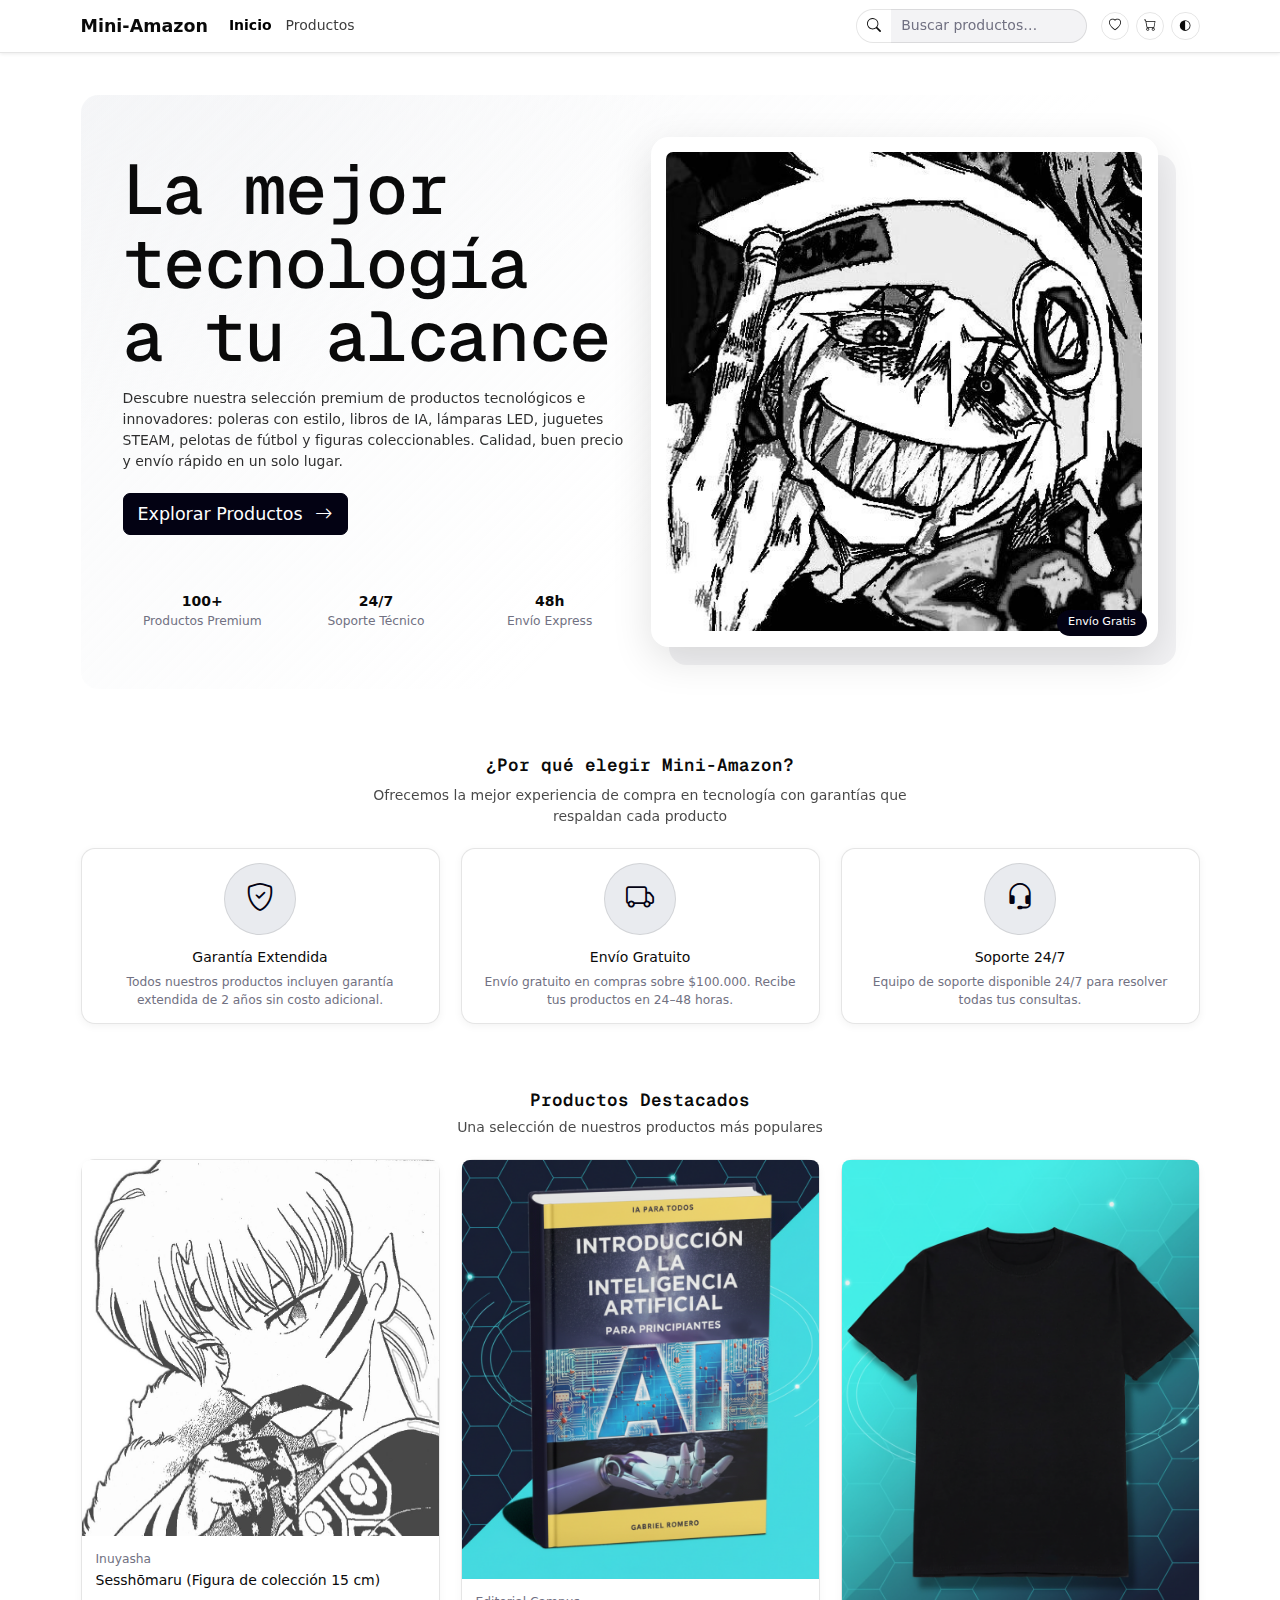
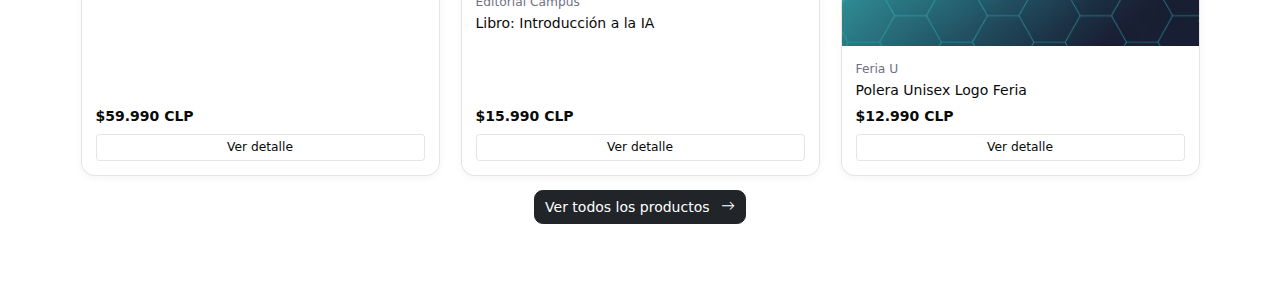
<file: index.html>
<!doctype html>
<html lang="es" data-bs-theme="light">
<head>
  <meta charset="utf-8">
  <meta name="viewport" content="width=device-width, initial-scale=1">
  <title>Mini-Amazon | Home</title>

  <!-- Bootstrap + Icons -->
  <link href="https://cdn.jsdelivr.net/npm/bootstrap@5.3.3/dist/css/bootstrap.min.css" rel="stylesheet">
  <link href="https://cdn.jsdelivr.net/npm/bootstrap-icons@1.11.3/font/bootstrap-icons.css" rel="stylesheet">

  <!-- Fuente (títulos) -->
  <link href="https://fonts.googleapis.com/css2?family=Geist+Mono:wght@400;500;600;700&display=swap" rel="stylesheet">

  <!-- Tus estilos (ruta relativa) -->
  <link href="./css/styles.css" rel="stylesheet">
</head>
<body>
<header class="navbar navbar-expand-lg bg-body border-bottom shadow-sm sticky-top">
  <div class="container">
    <a class="navbar-brand fw-bold" href="index.html">Mini-Amazon</a>

    <button class="navbar-toggler" type="button" data-bs-toggle="collapse" data-bs-target="#mainNav" aria-label="Abrir menú">
      <span class="navbar-toggler-icon"></span>
    </button>

    <nav class="collapse navbar-collapse" id="mainNav" aria-label="Principal">
      <ul class="navbar-nav me-auto my-2 my-lg-0">
        <li class="nav-item"><a class="nav-link" href="index.html">Inicio</a></li>
        <li class="nav-item"><a class="nav-link" href="catalogo.html">Productos</a></li>
      </ul>

      <!-- Buscador global: redirige a catalogo.html?q=... -->
      <form class="d-none d-lg-flex me-lg-3" action="catalogo.html" method="get" role="search">
        <div class="input-group nav-search">
          <span class="input-group-text bg-transparent border-end-0"><i class="bi bi-search"></i></span>
          <input class="form-control border-start-0" type="search" name="q" id="navQ" placeholder="Buscar productos…">
        </div>
      </form>

      <div class="d-flex align-items-center gap-2">
        <a class="btn btn-sm btn-outline-secondary" href="favoritos.html" title="Favoritos" aria-label="Favoritos">
          <i class="bi bi-heart"></i>
        </a>
        <a class="btn btn-sm btn-outline-secondary" href="cart.html" title="Carrito" aria-label="Carrito">
          <i class="bi bi-cart"></i>
        </a>
        <button id="toggleTheme" class="btn btn-sm btn-outline-secondary" title="Cambiar tema" aria-label="Cambiar tema">🌓</button>
      </div>
    </nav>
  </div>
</header>

<main class="container py-4 py-md-5">

  <!-- HERO -->
  <section class="hero-wrap p-3 p-md-5 mb-4 mb-md-5">
    <div class="row align-items-center g-4">
      <div class="col-lg-6">
        <h1 class="display-mono hero-title mb-3">
          La mejor tecnología<br> a tu alcance
        </h1>
        <p class="hero-lead mb-4">
          Descubre nuestra selección premium de productos tecnológicos e innovadores: poleras con estilo, libros de IA, lámparas LED, juguetes STEAM, pelotas de fútbol y figuras coleccionables. Calidad, buen precio y envío rápido en un solo lugar. 
        </p>
        <a href="catalogo.html" class="btn btn-primary btn-lg">
          Explorar Productos <i class="bi bi-arrow-right ms-2"></i>
        </a>

        <div class="row text-center mt-5 g-3">
          <div class="col-4">
            <div class="fw-bold">100+</div>
            <div class="small text-body-secondary">Productos Premium</div>
          </div>
          <div class="col-4">
            <div class="fw-bold">24/7</div>
            <div class="small text-body-secondary">Soporte Técnico</div>
          </div>
          <div class="col-4">
            <div class="fw-bold">48h</div>
            <div class="small text-body-secondary">Envío Express</div>
          </div>
        </div>
      </div>

      <div class="col-lg-6">
        <div class="hero-fig mx-auto" style="max-width:520px;">
          <div class="hero-plate"></div>
          <div class="hero-card">
            <img src="./img/placeholder.png"
                 onerror="this.onerror=null;this.src='./img/placeholder.png';"
                 class="img-fluid rounded-3" alt="Audífonos premium">
            <span class="hero-badge">Envío Gratis</span>
          </div>
        </div>
      </div>
    </div>
  </section>

  <!-- ¿Por qué elegirnos? -->
  <section class="py-3 py-md-4">
    <h2 class="text-center section-title">¿Por qué elegir Mini-Amazon?</h2>
    <p class="text-center section-sub mb-4">
      Ofrecemos la mejor experiencia de compra en tecnología con garantías que respaldan cada producto
    </p>
    <div class="row g-3 g-md-4">
      <div class="col-md-4">
        <div class="card feature-card h-100">
          <div class="card-body text-center">
            <div class="feature-icon mx-auto mb-3"><i class="bi bi-shield-check"></i></div>
            <h6 class="mb-2">Garantía Extendida</h6>
            <p class="small text-body-secondary mb-0">Todos nuestros productos incluyen garantía extendida de 2 años sin costo adicional.</p>
          </div>
        </div>
      </div>
      <div class="col-md-4">
        <div class="card feature-card h-100">
          <div class="card-body text-center">
            <div class="feature-icon mx-auto mb-3"><i class="bi bi-truck"></i></div>
            <h6 class="mb-2">Envío Gratuito</h6>
            <p class="small text-body-secondary mb-0">Envío gratuito en compras sobre $100.000. Recibe tus productos en 24–48 horas.</p>
          </div>
        </div>
      </div>
      <div class="col-md-4">
        <div class="card feature-card h-100">
          <div class="card-body text-center">
            <div class="feature-icon mx-auto mb-3"><i class="bi bi-headset"></i></div>
            <h6 class="mb-2">Soporte 24/7</h6>
            <p class="small text-body-secondary mb-0">Equipo de soporte disponible 24/7 para resolver todas tus consultas.</p>
          </div>
        </div>
      </div>
    </div>
  </section>

  <!-- DESTACADOS -->
  <section class="py-5">
    <h2 class="text-center section-title mb-1">Productos Destacados</h2>
    <p class="text-center section-sub mb-4">Una selección de nuestros productos más populares</p>

    <div id="featured" class="row g-3 g-md-4"></div>

    <div class="d-flex justify-content-center mt-3">
      <a href="catalogo.html" class="btn btn-dark">
        Ver todos los productos <i class="bi bi-arrow-right ms-2"></i>
      </a>
    </div>
  </section>

</main>

<!-- Toast -->
<div class="position-fixed bottom-0 end-0 p-3" style="z-index: 1080">
  <div id="appToast" class="toast" role="alert" aria-live="assertive" aria-atomic="true">
    <div class="toast-header">
      <strong class="me-auto">Mini-Amazon</strong>
      <small class="text-muted">Ahora</small>
      <button type="button" class="btn-close" data-bs-dismiss="toast" aria-label="Cerrar"></button>
    </div>
    <div class="toast-body">Mensaje del sistema</div>
  </div>
</div>

<!-- JS -->
<script src="https://cdn.jsdelivr.net/npm/bootstrap@5.3.3/dist/js/bootstrap.bundle.min.js" defer></script>
<script type="module" src="./js/app.js" defer></script>

<script>
  // Tema (Bootstrap 5.3 con data-bs-theme)
  (() => {
  const root = document.documentElement;

  function applyTheme(mode) {
    root.setAttribute('data-bs-theme', mode);   // para Bootstrap 5.3
    root.classList.toggle('dark', mode === 'dark'); // para tu CSS existente
  }

  const saved = localStorage.getItem('theme'); // 'dark' | 'light' | null
  const prefersDark = window.matchMedia?.('(prefers-color-scheme: dark)').matches;
  const initial = saved ?? (prefersDark ? 'dark' : 'light');
  applyTheme(initial);

  document.getElementById('toggleTheme')?.addEventListener('click', () => {
    const next = root.getAttribute('data-bs-theme') === 'dark' ? 'light' : 'dark';
    applyTheme(next);
    localStorage.setItem('theme', next);
  });
})();

  // marcar link activo
  (() => {
    const path = (location.pathname.split('/').pop() || 'index.html').toLowerCase();
    document.querySelectorAll('.navbar .nav-link').forEach(a => {
      const href = a.getAttribute('href')?.toLowerCase();
      const isHome = (href === 'index.html' && (path === '' || path === 'index.html'));
      if (href === path || isHome) a.classList.add('active');
    });
  })();
</script>
</body>
</html>
</file>
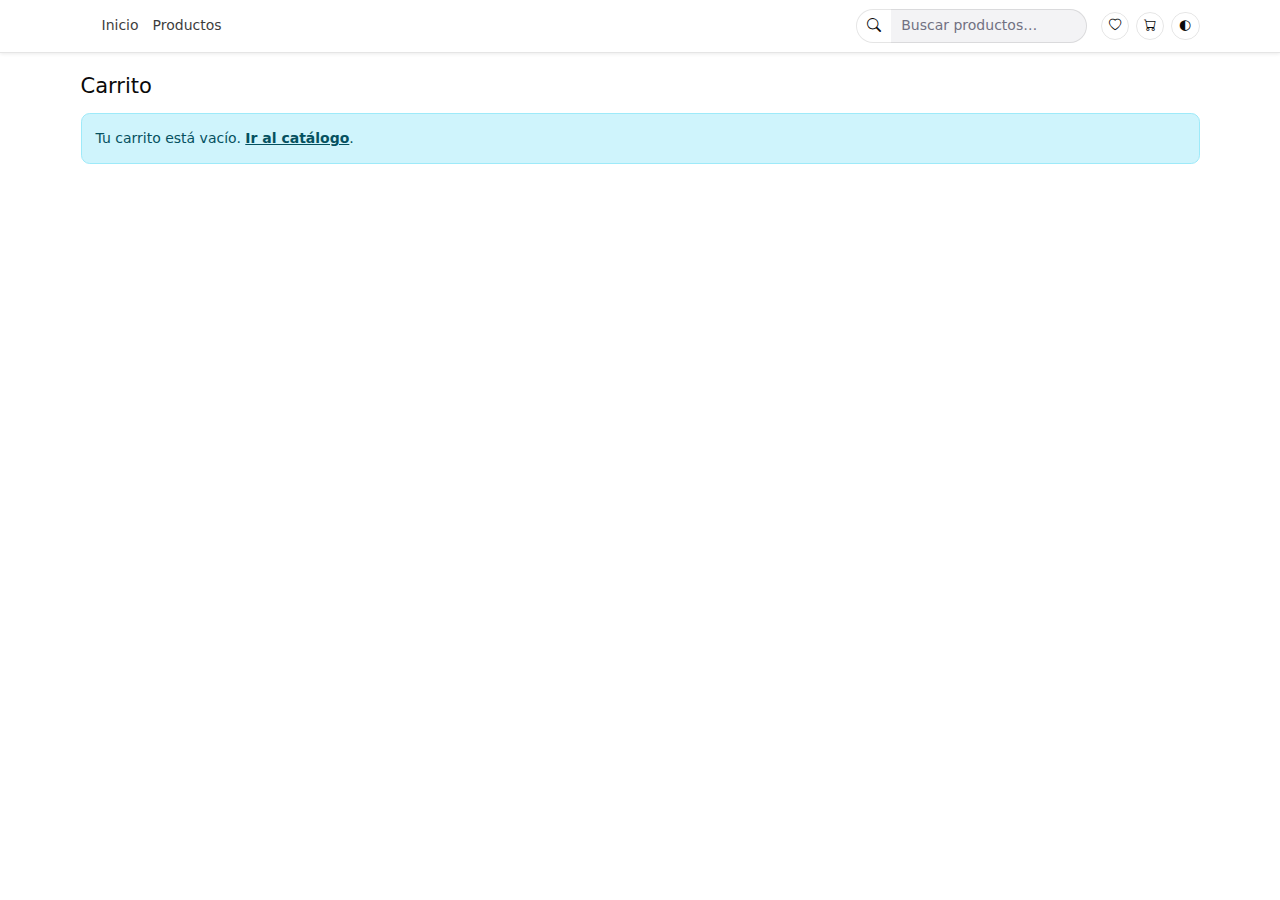
<file: cart.html>
<!doctype html>
<html lang="es">
<head>
  <meta charset="utf-8" />
  <meta name="viewport" content="width=device-width, initial-scale=1" />
  <title>Mini-Amazon | Carrito</title>
  <link href="https://cdn.jsdelivr.net/npm/bootstrap@5.3.3/dist/css/bootstrap.min.css" rel="stylesheet">
  <link href="https://cdn.jsdelivr.net/npm/bootstrap-icons@1.11.3/font/bootstrap-icons.css" rel="stylesheet"><!-- íconos -->
  <link href="css/styles.css" rel="stylesheet">
  <link href="https://fonts.googleapis.com/css2?family=Geist+Mono:wght@400;500;600;700&display=swap" rel="stylesheet">
</head>
<body>
  <header class="navbar navbar-expand-lg bg-body border-bottom shadow-sm sticky-top">
  <div class="container">
    <a class="navbar-brand fw-bold" href="index.html"><Mini-Amazon></Mini-Amazon></a>

    <button class="navbar-toggler" type="button" data-bs-toggle="collapse" data-bs-target="#mainNav">
      <span class="navbar-toggler-icon"></span>
    </button>

    <div class="collapse navbar-collapse" id="mainNav">
      <ul class="navbar-nav me-auto my-2 my-lg-0">
        <li class="nav-item"><a class="nav-link" href="index.html">Inicio</a></li>
        <li class="nav-item"><a class="nav-link" href="catalogo.html">Productos</a></li>
      </ul>

      <!-- Buscador global: redirige a catalogo.html?q=... -->
      <form class="d-none d-lg-flex me-lg-3" action="catalogo.html" method="get" role="search">
        <div class="input-group nav-search">
          <span class="input-group-text bg-transparent border-end-0"><i class="bi bi-search"></i></span>
          <input class="form-control border-start-0" type="search" name="q" id="navQ"
                 placeholder="Buscar productos…">
        </div>
      </form>

      <div class="d-flex align-items-center gap-2">
        <a class="btn btn-sm btn-outline-secondary" href="favoritos.html" title="Favoritos">
          <i class="bi bi-heart"></i>
        </a>
        <a class="btn btn-sm btn-outline-secondary" href="cart.html" title="Carrito">
          <i class="bi bi-cart"></i>
        </a>
        <button id="toggleTheme" class="btn btn-sm btn-outline-secondary" title="Tema claro/oscuro">🌓</button>
      </div>
    </div>
  </div>
</header>

  <main class="container py-4">
  <h1 class="h4 mb-3">Carrito</h1>

  <!-- estado vacío -->
  <div id="empty" class="alert alert-info d-none">
    Tu carrito está vacío. <a href="catalogo.html" class="alert-link">Ir al catálogo</a>.
  </div>

  <!-- contenido -->
  <div id="cartWrap" class="row g-4 d-none">
    <!-- Lista de productos -->
    <section class="col-12 col-lg-8">
      <div class="card cart-box">
        <div class="card-body">
          <div class="table-responsive">
            <table class="table align-middle mb-0">
              <thead>
                <tr>
                  <th style="width:64px;"></th>
                  <th>Producto</th>
                  <th class="text-end">Precio</th>
                  <th style="width:190px;">Cantidad</th>
                  <th class="text-end">Subtotal</th>
                  <th class="text-end" style="width:100px;"></th>
                </tr>
              </thead>
              <tbody id="cartBody"></tbody>
            </table>
          </div>

          <button id="clearCart" class="btn btn-link text-danger mt-3">Vaciar carrito</button>
        </div>
      </div>
    </section>

    <!-- Resumen a la derecha -->
    <aside class="col-12 col-lg-4">
      <div class="cart-summary">
        <div class="card">
          <div class="card-body">
            <h2 class="h6 mb-3">Resumen del pedido</h2>

            <div class="d-flex justify-content-between">
              <span>Subtotal</span><strong id="subTotal">$0</strong>
            </div>
            <div class="d-flex justify-content-between">
              <span>IVA (19%)</span><strong id="iva">$0</strong>
            </div>
            <!-- Si luego calculas envío, puedes agregar:
            <div class="d-flex justify-content-between">
              <span>Envío</span><strong id="shipCost">$0</strong>
            </div>
            <div id="shipMsg" class="small text-success mt-1" style="display:none">
              ¡Envío gratis por compras sobre $50.000!
            </div> -->
            <hr>
            <div class="d-flex justify-content-between fs-5">
              <span>Total</span><strong id="total">$0</strong>
            </div>

            <a href="checkout.html" class="btn btn-dark w-100 mt-3">Proceder al checkout</a>
          </div>
        </div>
      </div>
    </aside>
  </div>
</main>

  <!-- Modal eliminar -->
  <div class="modal fade" id="removeModal" tabindex="-1" aria-hidden="true">
    <div class="modal-dialog">
      <div class="modal-content">
        <div class="modal-header">
          <h5 class="modal-title">Quitar producto</h5>
          <button type="button" class="btn-close" data-bs-dismiss="modal" aria-label="Cerrar"></button>
        </div>
        <div class="modal-body">
          ¿Seguro que quieres quitar <strong id="rmName">este producto</strong> del carrito?
        </div>
        <div class="modal-footer">
          <button class="btn btn-outline-secondary" data-bs-dismiss="modal">Cancelar</button>
          <button id="confirmRemove" class="btn btn-danger">Quitar</button>
        </div>
      </div>
    </div>
  </div>

  <!-- Toasts (mismo que usas en otras páginas) -->
  <div class="position-fixed bottom-0 end-0 p-3" style="z-index:1080">
    <div id="appToast" class="toast" role="alert" aria-live="assertive" aria-atomic="true">
      <div class="toast-header">
        <strong class="me-auto">Mini-Amazon</strong>
        <small class="text-muted">Ahora</small>
        <button type="button" class="btn-close" data-bs-dismiss="toast" aria-label="Cerrar"></button>
      </div>
      <div class="toast-body">Mensaje</div>
    </div>
  </div>

  <script src="https://cdn.jsdelivr.net/npm/bootstrap@5.3.3/dist/js/bootstrap.bundle.min.js"></script>
<script>
  // tema claro/oscuro
  (function () {
    const root = document.documentElement;
    const saved = localStorage.getItem('theme');
    if (saved === 'dark') root.classList.add('dark');
    document.getElementById('toggleTheme')?.addEventListener('click', () => {
      root.classList.toggle('dark');
      localStorage.setItem('theme', root.classList.contains('dark') ? 'dark' : 'light');
    });
  })();

  // marcar link activo según la página
  (function () {
    const path = location.pathname.split('/').pop() || 'index.html';
    document.querySelectorAll('.navbar .nav-link').forEach(a => {
      const href = a.getAttribute('href');
      const isHome = (href === 'index.html' && (path === '' || path === 'index.html'));
      if (href === path || isHome) a.classList.add('active');
    });
  })();
  </script>
  <script type="module" src="js/cart.js"></script>
</body>
</html>
</file>
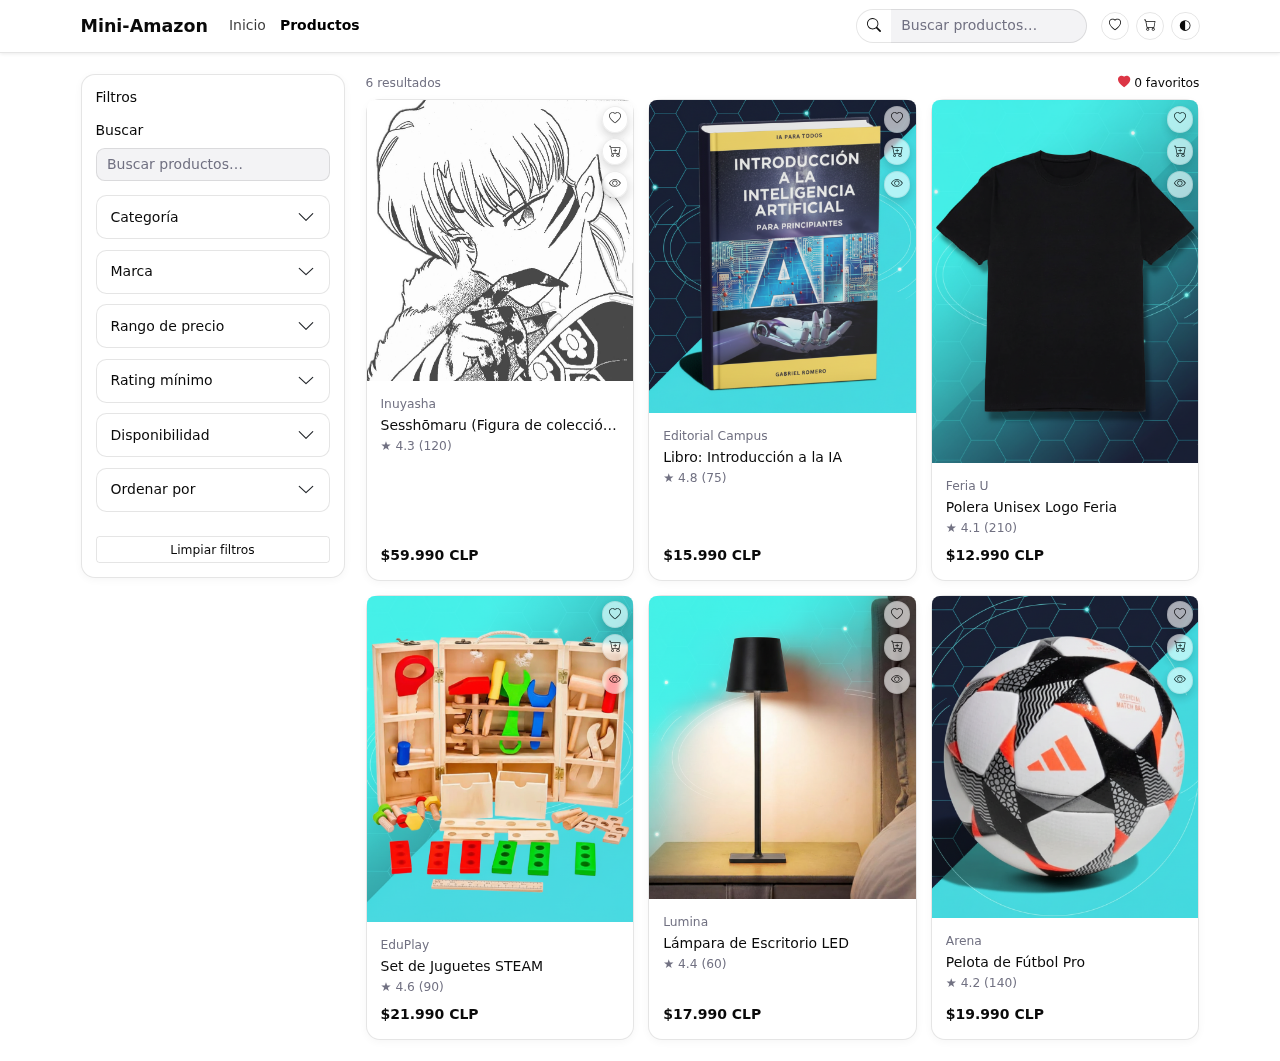
<file: catalogo.html>
<!doctype html>
<html lang="es">
<head>
  <meta charset="utf-8">
  <meta name="viewport" content="width=device-width, initial-scale=1">
  <title>Mini-Amazon | Catálogo</title>
  <link href="https://cdn.jsdelivr.net/npm/bootstrap@5.3.3/dist/css/bootstrap.min.css" rel="stylesheet">
  <link href="https://cdn.jsdelivr.net/npm/bootstrap-icons@1.11.3/font/bootstrap-icons.css" rel="stylesheet">
  <link href="css/styles.css" rel="stylesheet">
  <link href="https://fonts.googleapis.com/css2?family=Geist+Mono:wght@400;500;600;700&display=swap" rel="stylesheet">
</head>
<body>
<header class="navbar navbar-expand-lg bg-body border-bottom shadow-sm sticky-top">
  <div class="container">
    <a class="navbar-brand fw-bold" href="index.html">Mini-Amazon</a>

    <button class="navbar-toggler" type="button" data-bs-toggle="collapse" data-bs-target="#mainNav">
      <span class="navbar-toggler-icon"></span>
    </button>

    <div class="collapse navbar-collapse" id="mainNav">
      <ul class="navbar-nav me-auto my-2 my-lg-0">
        <li class="nav-item"><a class="nav-link" href="index.html">Inicio</a></li>
        <li class="nav-item"><a class="nav-link" href="catalogo.html">Productos</a></li>
      </ul>

      <!-- Buscador global: redirige a catalogo.html?q=... -->
      <form class="d-none d-lg-flex me-lg-3" action="catalogo.html" method="get" role="search">
        <div class="input-group nav-search">
          <span class="input-group-text bg-transparent border-end-0"><i class="bi bi-search"></i></span>
          <input class="form-control border-start-0" type="search" name="q" id="navQ" placeholder="Buscar productos…">
        </div>
      </form>

      <div class="d-flex align-items-center gap-2">
        <a class="btn btn-sm btn-outline-secondary" href="favoritos.html" title="Favoritos"><i class="bi bi-heart"></i></a>
        <a class="btn btn-sm btn-outline-secondary" href="cart.html" title="Carrito"><i class="bi bi-cart"></i></a>
        <button id="toggleTheme" class="btn btn-sm btn-outline-secondary" title="Tema claro/oscuro">🌓</button>
      </div>
    </div>
  </div>
</header>

<main class="container py-4">
  <div class="row g-4">
    <!-- Filtros -->
    <aside class="col-12 col-lg-3">
      <div class="card filter-card">
        <div class="card-body">
          <h2 class="h6 mb-3">Filtros</h2>

          <div class="mb-3">
            <label class="form-label">Buscar</label>
            <input id="q" type="search" class="form-control" placeholder="Buscar productos…" list="qList">
            <datalist id="qList"></datalist>
          </div>

          <!-- Un solo acordeón, con clase para estilo suave -->
          <div class="accordion filters-acc" id="accFilters">

            <!-- Categoría -->
            <div class="accordion-item">
              <h2 class="accordion-header">
                <button class="accordion-button collapsed" type="button" data-bs-toggle="collapse" data-bs-target="#fCat">
                  Categoría
                </button>
              </h2>
              <div id="fCat" class="accordion-collapse collapse" data-bs-parent="#accFilters">
                <div class="accordion-body">
                  <div id="catList" class="vstack gap-1"></div>
                </div>
              </div>
            </div>

            <!-- Marca -->
            <div class="accordion-item">
              <h2 class="accordion-header">
                <button class="accordion-button collapsed" type="button" data-bs-toggle="collapse" data-bs-target="#fBrand">
                  Marca
                </button>
              </h2>
              <div id="fBrand" class="accordion-collapse collapse" data-bs-parent="#accFilters">
                <div class="accordion-body">
                  <div id="brandList" class="vstack gap-1"></div>
                </div>
              </div>
            </div>

            <!-- Rango de precio -->
            <div class="accordion-item">
              <h2 class="accordion-header">
                <button class="accordion-button collapsed" type="button" data-bs-toggle="collapse" data-bs-target="#fPrice">
                  Rango de precio
                </button>
              </h2>
              <div id="fPrice" class="accordion-collapse collapse" data-bs-parent="#accFilters">
                <div class="accordion-body">
                  <div id="priceList" class="vstack gap-1"></div>
                  <div id="priceHelp" class="form-text text-danger d-none">El mínimo no puede ser mayor que el máximo.</div>
                </div>
              </div>
            </div>

            <!-- Rating -->
            <div class="accordion-item">
              <h2 class="accordion-header">
                <button class="accordion-button collapsed" type="button" data-bs-toggle="collapse" data-bs-target="#fRating">
                  Rating mínimo
                </button>
              </h2>
              <div id="fRating" class="accordion-collapse collapse" data-bs-parent="#accFilters">
                <div class="accordion-body">
                  <select id="rating" class="form-select">
                    <option value="">Cualquiera</option>
                    <option value="4.5">4.5★</option>
                    <option value="4">4★</option>
                    <option value="3.5">3.5★</option>
                    <option value="3">3★</option>
                  </select>
                </div>
              </div>
            </div>

            <!-- Stock -->
            <div class="accordion-item">
              <h2 class="accordion-header">
                <button class="accordion-button collapsed" type="button" data-bs-toggle="collapse" data-bs-target="#fStock">
                  Disponibilidad
                </button>
              </h2>
              <div id="fStock" class="accordion-collapse collapse" data-bs-parent="#accFilters">
                <div class="accordion-body">
                  <div class="form-check">
                    <input class="form-check-input" type="checkbox" id="stockOnly">
                    <label class="form-check-label" for="stockOnly">Solo productos en stock</label>
                  </div>
                </div>
              </div>
            </div>

            <!-- Orden -->
            <div class="accordion-item">
              <h2 class="accordion-header">
                <button class="accordion-button collapsed" type="button" data-bs-toggle="collapse" data-bs-target="#fSort">
                  Ordenar por
                </button>
              </h2>
              <div id="fSort" class="accordion-collapse collapse" data-bs-parent="#accFilters">
                <div class="accordion-body">
                  <select id="sort" class="form-select">
                    <option value="relevance">Relevancia</option>
                    <option value="price_asc">Precio: menor a mayor</option>
                    <option value="price_desc">Precio: mayor a menor</option>
                    <option value="rating_desc">Rating</option>
                    <option value="sold_desc">Más vendidos</option>
                  </select>
                </div>
              </div>
            </div>

          </div><!-- /accordion -->

          <button id="clear" class="btn btn-sm btn-outline-secondary w-100 mt-3">Limpiar filtros</button>
        </div>
      </div>
    </aside>

    <!-- Grid -->
    <section class="col-12 col-lg-9">
      <div class="d-flex justify-content-between align-items-center mb-2">
        <div class="small text-muted"><span id="count">0</span> resultados</div>
        <div class="small"><i class="bi bi-heart-fill text-danger"></i> <span id="favCount">0</span> favoritos</div>
      </div>
      <div id="grid" class="row g-3"></div>
    </section>
  </div>
</main>

<!-- Toast -->
<div class="position-fixed bottom-0 end-0 p-3" style="z-index:1080">
  <div id="appToast" class="toast" role="alert" aria-live="assertive" aria-atomic="true">
    <div class="toast-header">
      <strong class="me-auto">Mini-Amazon</strong>
      <small class="text-muted">Ahora</small>
      <button type="button" class="btn-close" data-bs-dismiss="toast" aria-label="Cerrar"></button>
    </div>
    <div class="toast-body">Mensaje</div>
  </div>
</div>

<!-- Quick View -->
<div class="modal fade" id="quickModal" tabindex="-1" aria-hidden="true">
  <div class="modal-dialog modal-lg">
    <div class="modal-content">
      <div class="modal-header">
        <h5 id="qvTitle" class="modal-title">Producto</h5>
        <button type="button" class="btn-close" data-bs-dismiss="modal" aria-label="Cerrar"></button>
      </div>
      <div class="modal-body">
        <div class="row g-3">
          <div class="col-md-5">
            <img id="qvImg" src="img/placeholder.png" class="img-fluid rounded"
                 onerror="this.onerror=null;this.src='img/placeholder.png';" alt="">
            <div id="qvThumbs" class="d-flex flex-wrap gap-2 mt-2"></div>
          </div>
          <div class="col-md-7">
            <div class="h5 mb-2" id="qvPrice">$0 CLP</div>
            <div class="small text-muted mb-2" id="qvBrand"></div>
            <div id="qvStock" class="mb-2"></div>
            <p id="qvDesc" class="mb-3 small"></p>
            <div class="input-group" style="max-width:220px;">
              <button class="btn btn-outline-secondary" id="qvMinus">−</button>
              <input id="qvQty" type="number" class="form-control text-center" value="1" min="1">
              <button class="btn btn-outline-secondary" id="qvPlus">+</button>
            </div>
          </div>
        </div>
      </div>
      <div class="modal-footer">
        <button id="qvFav" class="btn btn-outline-secondary"><i class="bi bi-heart"></i> Favorito</button>
        <button id="qvAdd" class="btn btn-primary">Agregar al carrito</button>
      </div>
    </div>
  </div>
</div>

<!-- Scripts -->
<script src="https://cdn.jsdelivr.net/npm/bootstrap@5.3.3/dist/js/bootstrap.bundle.min.js"></script>
<script>
  // tema claro/oscuro
  (function () {
    const root = document.documentElement;
    const saved = localStorage.getItem('theme');
    if (saved === 'dark') root.classList.add('dark');
    document.getElementById('toggleTheme')?.addEventListener('click', () => {
      root.classList.toggle('dark');
      localStorage.setItem('theme', root.classList.contains('dark') ? 'dark' : 'light');
    });
  })();

  // marcar link activo según la página
  (function () {
    const path = (location.pathname.split('/').pop() || 'index.html').toLowerCase();
    document.querySelectorAll('.navbar .nav-link').forEach(a => {
      const href = a.getAttribute('href')?.toLowerCase();
      const isHome = (href === 'index.html' && (path === '' || path === 'index.html'));
      if (href === path || isHome) a.classList.add('active');
    });
  })();
</script>
<script type="module" src="js/catalogo.js"></script>
</body>
</html>
</file>
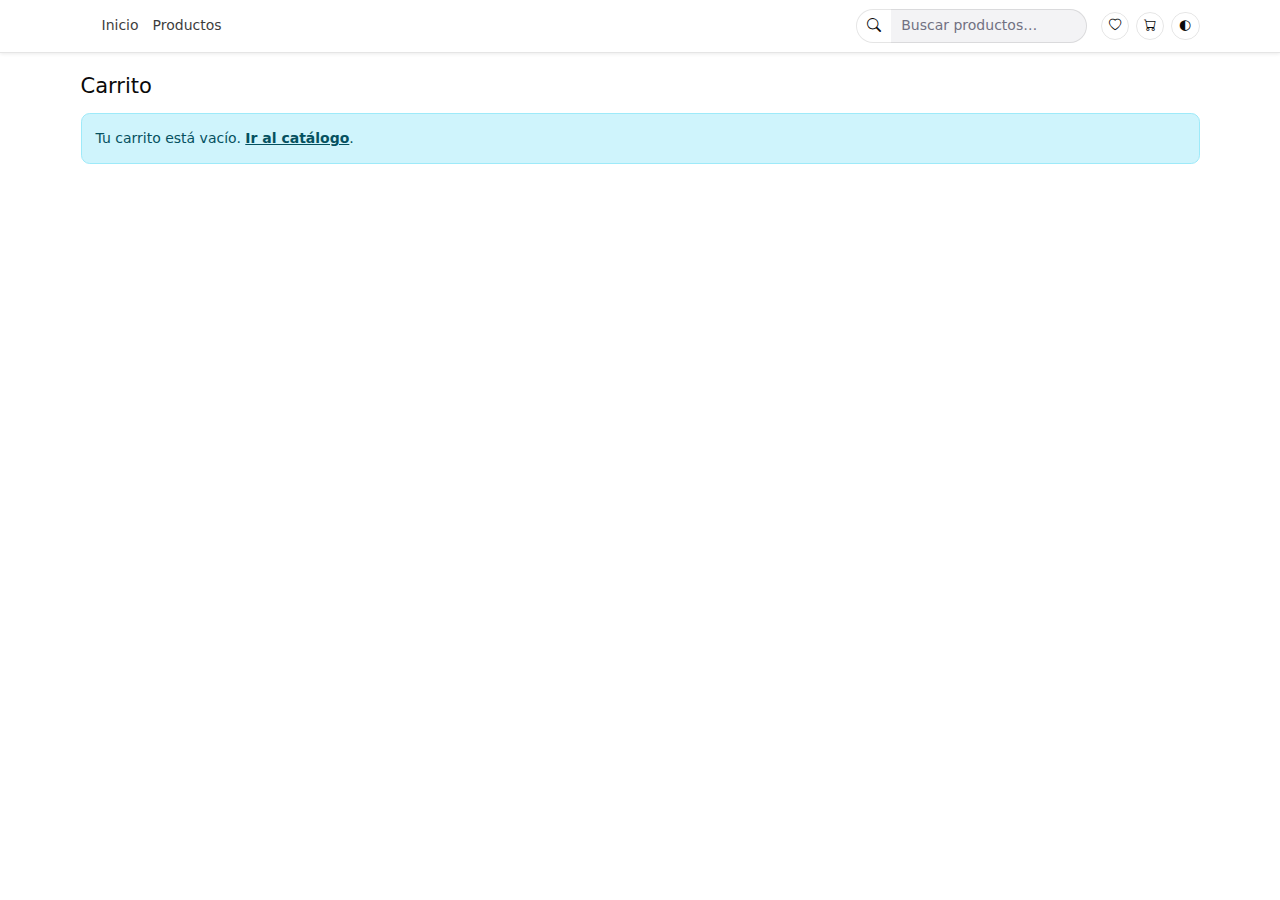
<file: checkout.html>
<!doctype html>
<html lang="es">
<head>
  <meta charset="utf-8" />
  <meta name="viewport" content="width=device-width, initial-scale=1" />
  <title>Mini-Amazon | Checkout</title>
  <link href="https://cdn.jsdelivr.net/npm/bootstrap@5.3.3/dist/css/bootstrap.min.css" rel="stylesheet">
  <link href="https://cdn.jsdelivr.net/npm/bootstrap-icons@1.11.3/font/bootstrap-icons.css" rel="stylesheet"><!-- íconos -->
  <link href="css/styles.css" rel="stylesheet">
  <link href="https://fonts.googleapis.com/css2?family=Geist+Mono:wght@400;500;600;700&display=swap" rel="stylesheet">
</head>
<body>
<header class="navbar navbar-expand-lg bg-body border-bottom shadow-sm sticky-top">
  <div class="container">
    <a class="navbar-brand fw-bold" href="index.html"><Mini-Amazon></Mini-Amazon></a>

    <button class="navbar-toggler" type="button" data-bs-toggle="collapse" data-bs-target="#mainNav">
      <span class="navbar-toggler-icon"></span>
    </button>

    <div class="collapse navbar-collapse" id="mainNav">
      <ul class="navbar-nav me-auto my-2 my-lg-0">
        <li class="nav-item"><a class="nav-link" href="index.html">Inicio</a></li>
        <li class="nav-item"><a class="nav-link" href="catalogo.html">Productos</a></li>
      </ul>

      <!-- Buscador global: redirige a catalogo.html?q=... -->
      <form class="d-none d-lg-flex me-lg-3" action="catalogo.html" method="get" role="search">
        <div class="input-group nav-search">
          <span class="input-group-text bg-transparent border-end-0"><i class="bi bi-search"></i></span>
          <input class="form-control border-start-0" type="search" name="q" id="navQ"
                 placeholder="Buscar productos…">
        </div>
      </form>

      <div class="d-flex align-items-center gap-2">
        <a class="btn btn-sm btn-outline-secondary" href="favoritos.html" title="Favoritos">
          <i class="bi bi-heart"></i>
        </a>
        <a class="btn btn-sm btn-outline-secondary" href="cart.html" title="Carrito">
          <i class="bi bi-cart"></i>
        </a>
        <button id="toggleTheme" class="btn btn-sm btn-outline-secondary" title="Tema claro/oscuro">🌓</button>
      </div>
    </div>
  </div>
</header>

<main class="container py-4">
  <h1 class="h4 mb-3">Checkout</h1>

  <div class="row g-4">
    <!-- Formulario -->
    <section class="col-12 col-lg-8">
      <div class="card">
        <div class="card-body">
          <h2 class="h6 mb-3">Datos de envío</h2>

          <form id="checkoutForm" novalidate>
            <div class="row g-3">
              <div class="col-md-6">
                <label class="form-label">Nombre</label>
                <input id="firstName" class="form-control" maxlength="32" required>
                <div class="invalid-feedback">Ingresa tu nombre.</div>
              </div>
              <div class="col-md-6">
                <label class="form-label">Apellido</label>
                <input id="lastName" class="form-control" maxlength="32" required>
                <div class="invalid-feedback">Ingresa tu apellido.</div>
              </div>
              <div class="col-md-6">
                <label class="form-label">Correo</label>
                <input id="email" type="email" class="form-control" required maxlength="35">
                <div class="invalid-feedback">Correo inválido.</div>
              </div>
              <div class="col-md-6">
                <label class="form-label">Teléfono</label>
                <input id="phone" class="form-control" inputmode="tel" pattern="^\+?\d{7,15}$" placeholder="+56912345678" required>
                <div class="invalid-feedback">Solo números (puede iniciar con +).</div>
              </div>

              <div class="col-md-6">
                <label class="form-label">Región</label>
                <select id="regionSelect" class="form-select" required></select>
                <div class="invalid-feedback">Selecciona tu región.</div>
              </div>
              <div class="col-md-6">
                <label class="form-label">Ciudad / Comuna</label>
                <select id="citySelect" class="form-select" required></select>
                <div class="invalid-feedback">Selecciona tu comuna.</div>
              </div>
              <div class="col-12">
                <label class="form-label">Dirección</label>
                <input id="address" class="form-control" required maxlength="46">
                <div class="invalid-feedback">Ingresa tu dirección.</div>
              </div>
            </div>

            <hr class="my-4">

            <!-- Envío -->
            <h2 class="h6 mb-3">Tipo de envío</h2>

            <!-- Selector de envío compatible con tu checkout.js -->
            <div class="mb-3">
              <label class="form-label" for="shipping">Método de envío</label>
              <select id="shipping" class="form-select" required>
              <!-- Se llena con fillShippingSelect() -->
              </select>
            </div>

            <div class="mb-3">
              <label class="form-label" for="shippingCost">Costo</label>
              <input id="shippingCost" class="form-control" value="$0 CLP" readonly disabled>
          </div>


            <hr class="my-4">

            <!-- Pago -->
<h2 class="h6 mb-2">Elige tu método de pago</h2>

<!-- Express -->
<div class="mb-3">
  <div class="small text-muted mb-2">Pago rápido</div>
  <div class="pay-grid">
    <button type="button" class="pay-btn pay-paypal"      data-pay="paypal">
      <img src="img/PayPal.svg.png" alt="" style="height:16px;vertical-align:middle;margin-right:.5rem" onerror="this.style.display='none'">
    </button>
    <button type="button" class="pay-btn pay-bancoestado" data-pay="bancoestado">
      <img src="img/bancoEstado.svg.png" alt="" style="height:16px;vertical-align:middle;margin-right:.5rem" onerror="this.style.display='none'">
    </button>
    <button type="button" class="pay-btn pay-amazon"      data-pay="amazon">
      <img src="img/apay.svg.png" alt="" style="height:16px;vertical-align:middle;margin-right:.5rem" onerror="this.style.display='none'">
    </button>
    <button type="button" class="pay-btn pay-gpay"        data-pay="gpay">
      <img src="img/gpay.svg.png" alt="" style="height:16px;vertical-align:middle;margin-right:.5rem" onerror="this.style.display='none'">
    </button>
  </div>
  <div class="form-text">UI de demostración (no procesa pagos reales).</div>
</div>

<!-- Radios: Tarjeta o Transferencia -->
<div class="vstack gap-2 mt-3">
  <label class="form-check border rounded p-2">
    <input class="form-check-input me-2" type="radio" name="paymethod" value="card">
    Pagar con tarjeta
  </label>

  <!-- Caja de tarjeta (se muestra solo si eliges "card") -->
  <div id="cardBox" class="border rounded p-3 mt-2 d-none">
    <div class="row g-2">
      <div class="col-12">
        <label class="form-label">Número de tarjeta</label>
        <input id="ccNumber" class="form-control" inputmode="numeric"
               pattern="^[0-9 ]{12,19}$" placeholder="•••• •••• •••• ••••" autocomplete="cc-number">
        <div class="invalid-feedback">Número inválido.</div>
      </div>
      <div class="col-6">
        <label class="form-label">Vencimiento</label>
        <input id="ccExp" class="form-control" placeholder="MM/AA"
               pattern="^(0[1-9]|1[0-2])\/\d{2}$" autocomplete="cc-exp">
        <div class="invalid-feedback">Formato MM/AA.</div>
      </div>
      <div class="col-6">
        <label class="form-label">CVC</label>
        <input id="ccCvc" class="form-control" inputmode="numeric"
               pattern="^\d{3,4}$" placeholder="3–4 dígitos" autocomplete="cc-csc">
        <div class="invalid-feedback">CVC inválido.</div>
      </div>
    </div>
  </div>

  <label class="form-check border rounded p-2 mt-2">
    <input class="form-check-input me-2" type="radio" name="paymethod" value="bank">
    Transferencia bancaria
  </label>

  <!-- Nota: mantengo id="instBox" por compatibilidad -->
  <div id="instBox" class="border rounded p-3 mt-2 d-none">
    <div class="small text-muted">
      Al confirmar el pedido verás los datos de la cuenta y tu número de orden para realizar la transferencia.
    </div>
  </div>
</div>


            <hr class="my-4">

            <!-- Términos + CAPTCHA -->
            <div class="form-check mb-2">
              <input class="form-check-input" type="checkbox" id="terms">
              <label class="form-check-label" for="terms">Acepto los Términos y Condiciones</label>
            </div>
            <div id="captchaBox" class="row g-2 align-items-center mb-2">
              <div class="col-auto"><span class="badge text-bg-secondary" id="captchaQ">1 + 2 =</span></div>
              <div class="col-auto"><input id="captchaA" class="form-control" style="width:100px" inputmode="numeric"></div>
              <div class="col-auto">
                <button id="captchaRefresh" type="button" class="btn btn-outline-secondary btn-sm">Actualizar</button>
              </div>
              <div class="col-12"><div id="captchaMsg" class="small text-danger d-none">Respuesta incorrecta.</div></div>
            </div>

            <div class="d-grid mt-3">
              <button id="btnPlace" class="btn btn-dark" type="button" disabled>Confirmar pedido</button>
            </div>
          </form>
        </div>
      </div>
    </section>

    <!-- Resumen -->
    <aside class="col-12 col-lg-4">
      <div class="cart-summary">
        <div class="card">
          <div class="card-body">
            <h2 class="h6 mb-3">Resumen</h2>

            <div id="orderItems" class="vstack gap-2 mb-3"></div>

            <div class="input-group mb-2">
           <input id="coupon" class="form-control" placeholder="Código de cupón">
           <button id="applyCoupon" class="btn btn-outline-secondary" type="button">Aplicar</button>
           </div>
           <small id="couponMsg" class="form-text"></small>

            <div class="d-flex justify-content-between"><span>Subtotal</span><strong id="subTotal">$0</strong></div>
            <div class="d-flex justify-content-between"><span>IVA (19%)</span><strong id="iva">$0</strong></div>
            <div class="d-flex justify-content-between"><span>Descuento</span><strong id="disc">$0</strong></div>
            <div class="d-flex justify-content-between"><span>Envío</span><strong id="ship">$0</strong></div>
            <hr>
            <div class="d-flex justify-content-between fs-5"><span>Total</span><strong id="total">$0</strong></div>
          </div>
        </div>
      </div>
    </aside>
  </div>
</main>

<!-- Modal de éxito -->
<div class="modal fade" id="orderOkModal" tabindex="-1" aria-hidden="true">
  <div class="modal-dialog">
    <div class="modal-content">
      <div class="modal-header">
        <h5 class="modal-title">¡Compra realizada!</h5>
        <button type="button" class="btn-close" data-bs-dismiss="modal" aria-label="Cerrar"></button>
      </div>
      <div class="modal-body">
        <p id="orderOkText">Tu orden ha sido creada.</p>
      </div>
      <div class="modal-footer">
        <a class="btn btn-primary" href="orders.html">Ver mis órdenes</a>
      </div>
    </div>
  </div>
</div>

<!-- Toast -->
<div class="position-fixed bottom-0 end-0 p-3" style="z-index:1080">
  <div id="appToast" class="toast" role="alert" aria-live="assertive" aria-atomic="true">
    <div class="toast-header">
      <strong class="me-auto">Mini-Amazon</strong>
      <small class="text-muted">Ahora</small>
      <button type="button" class="btn-close" data-bs-dismiss="toast" aria-label="Cerrar"></button>
    </div>
    <div class="toast-body">Mensaje</div>
  </div>
</div>

<script src="https://cdn.jsdelivr.net/npm/bootstrap@5.3.3/dist/js/bootstrap.bundle.min.js"></script>
<script>
  // === Tema claro/oscuro
  (function () {
    const root = document.documentElement;
    const saved = localStorage.getItem('theme');
    if (saved === 'dark') root.classList.add('dark');
    document.getElementById('toggleTheme')?.addEventListener('click', () => {
      root.classList.toggle('dark');
      localStorage.setItem('theme', root.classList.contains('dark') ? 'dark' : 'light');
    });
  })();

  // === Marcar link activo en el navbar
  (function () {
    const path = (location.pathname.split('/').pop() || 'index.html').toLowerCase();
    document.querySelectorAll('.navbar .nav-link').forEach(a => {
      const href = a.getAttribute('href')?.toLowerCase();
      const isHome = (href === 'index.html' && (path === '' || path === 'index.html'));
      if (href === path || isHome) a.classList.add('active');
    });
  })();

  // === Toggle método de pago: tarjeta / transferencia
  // - Muestra #cardBox si eliges "card"
  // - Muestra #instBox (transferencia) si eliges "bank"
  // - Pone required a ccNumber/ccExp/ccCvc solo cuando corresponde
  (function () {
    const run = () => {
      const radios  = document.querySelectorAll('input[name="paymethod"]');
      if (!radios.length || document.body.dataset.payWired === '1') return;
      document.body.dataset.payWired = '1';

      const cardBox = document.getElementById('cardBox');
      const bankBox = document.getElementById('instBox'); // tu caja de transferencia
      const reqIds  = ['ccNumber','ccExp','ccCvc'];

      const toggle = () => {
        const val = document.querySelector('input[name="paymethod"]:checked')?.value;
        const isCard = (val === 'card');
        if (cardBox) cardBox.classList.toggle('d-none', !isCard);
        if (bankBox) bankBox.classList.toggle('d-none',  isCard);
        reqIds.forEach(id => {
          const el = document.getElementById(id);
          if (el) el.required = isCard;
        });
      };

      radios.forEach(r => r.addEventListener('change', toggle));
      toggle();
    };

    if (document.readyState !== 'loading') run();
    else document.addEventListener('DOMContentLoaded', run);
  })();
</script>
<script type="module" src="js/checkout.js"></script>
</body>
</html>
</file>
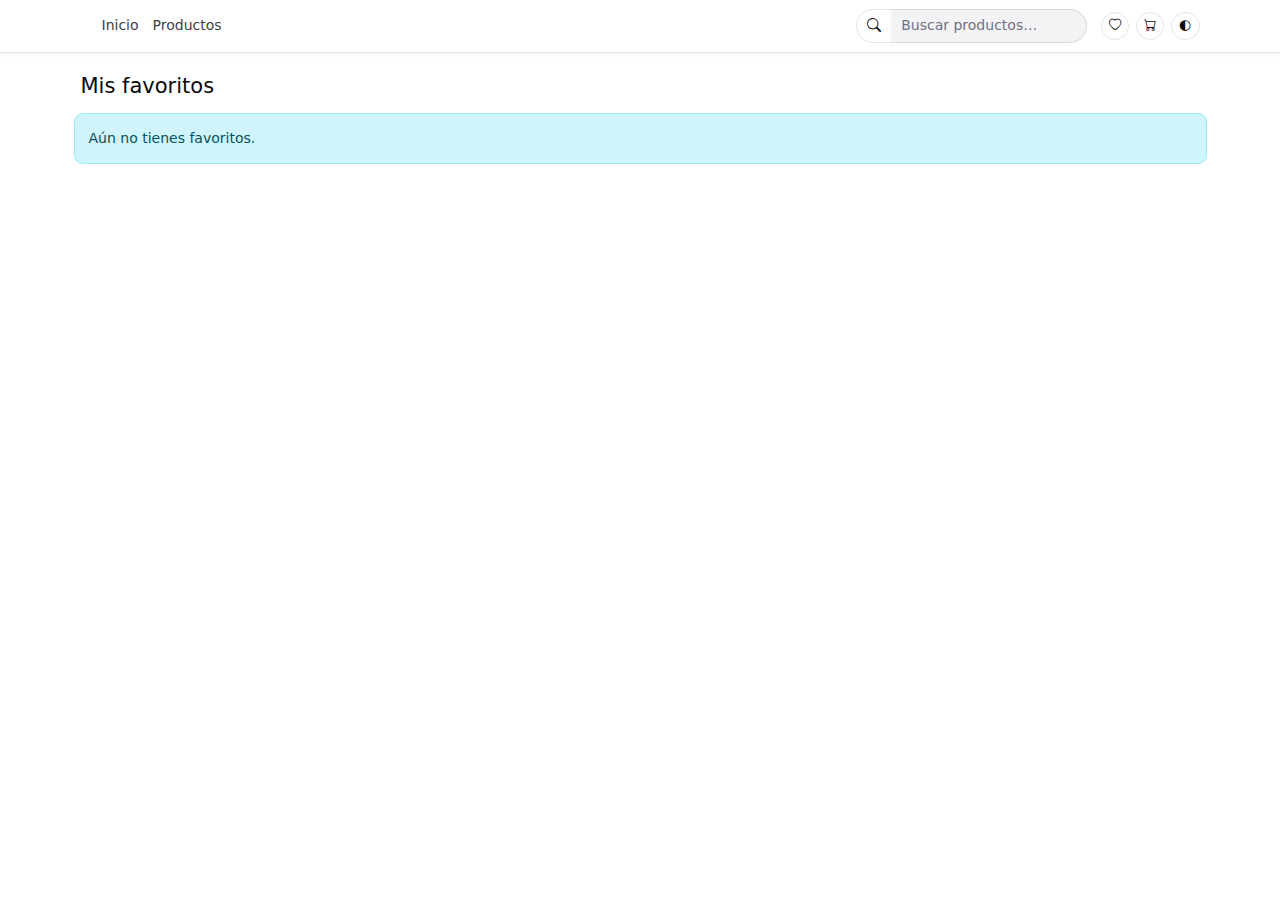
<file: favoritos.html>
<!doctype html><html lang="es">
<head>
<meta charset="utf-8"><meta name="viewport" content="width=device-width, initial-scale=1">
<title>Mini-Amazon | Favoritos</title>
<link href="https://cdn.jsdelivr.net/npm/bootstrap@5.3.3/dist/css/bootstrap.min.css" rel="stylesheet">
<link href="https://cdn.jsdelivr.net/npm/bootstrap-icons@1.11.3/font/bootstrap-icons.css" rel="stylesheet"><!-- íconos -->
<link href="css/styles.css" rel="stylesheet">
<link href="https://fonts.googleapis.com/css2?family=Geist+Mono:wght@400;500;600;700&display=swap" rel="stylesheet">
</head>
<body>
<header class="navbar navbar-expand-lg bg-body border-bottom shadow-sm sticky-top">
  <div class="container">
    <a class="navbar-brand fw-bold" href="index.html"><Mini-Amazon></Mini-Amazon></a>

    <button class="navbar-toggler" type="button" data-bs-toggle="collapse" data-bs-target="#mainNav">
      <span class="navbar-toggler-icon"></span>
    </button>

    <div class="collapse navbar-collapse" id="mainNav">
      <ul class="navbar-nav me-auto my-2 my-lg-0">
        <li class="nav-item"><a class="nav-link" href="index.html">Inicio</a></li>
        <li class="nav-item"><a class="nav-link" href="catalogo.html">Productos</a></li>
      </ul>

      <!-- Buscador global: redirige a catalogo.html?q=... -->
      <form class="d-none d-lg-flex me-lg-3" action="catalogo.html" method="get" role="search">
        <div class="input-group nav-search">
          <span class="input-group-text bg-transparent border-end-0"><i class="bi bi-search"></i></span>
          <input class="form-control border-start-0" type="search" name="q" id="navQ"
                 placeholder="Buscar productos…">
        </div>
      </form>

      <div class="d-flex align-items-center gap-2">
        <a class="btn btn-sm btn-outline-secondary" href="favoritos.html" title="Favoritos">
          <i class="bi bi-heart"></i>
        </a>
        <a class="btn btn-sm btn-outline-secondary" href="cart.html" title="Carrito">
          <i class="bi bi-cart"></i>
        </a>
        <button id="toggleTheme" class="btn btn-sm btn-outline-secondary" title="Tema claro/oscuro">🌓</button>
      </div>
    </div>
  </div>
</header>
<main class="container py-4">
  <h1 class="h4 mb-3">Mis favoritos</h1>
  <div id="favGrid" class="row g-3"></div>
</main>
<script src="https://cdn.jsdelivr.net/npm/bootstrap@5.3.3/dist/js/bootstrap.bundle.min.js"></script>
<script>
  // tema claro/oscuro
  (function () {
    const root = document.documentElement;
    const saved = localStorage.getItem('theme');
    if (saved === 'dark') root.classList.add('dark');
    document.getElementById('toggleTheme')?.addEventListener('click', () => {
      root.classList.toggle('dark');
      localStorage.setItem('theme', root.classList.contains('dark') ? 'dark' : 'light');
    });
  })();

  // marcar link activo según la página
  (function () {
    const path = location.pathname.split('/').pop() || 'index.html';
    document.querySelectorAll('.navbar .nav-link').forEach(a => {
      const href = a.getAttribute('href');
      const isHome = (href === 'index.html' && (path === '' || path === 'index.html'));
      if (href === path || isHome) a.classList.add('active');
    });
  })();
</script>
<script type="module" src="js/favoritos.js"></script>
</body></html>
</file>
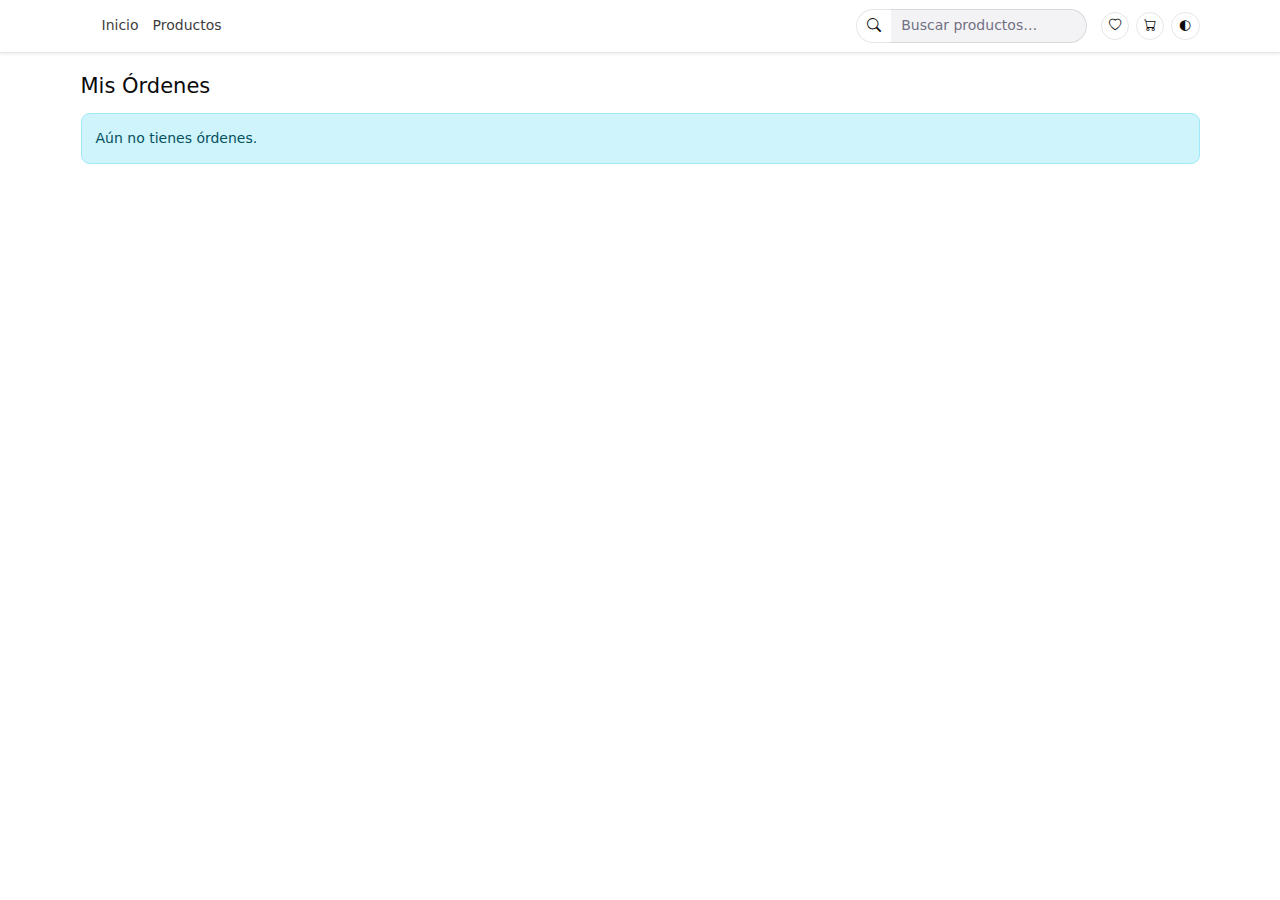
<file: orders.html>
<!doctype html>
<html lang="es">
<head>
  <meta charset="utf-8" />
  <meta name="viewport" content="width=device-width, initial-scale=1" />
  <title>Mini-Amazon | Mis Órdenes</title>
  <link href="https://cdn.jsdelivr.net/npm/bootstrap@5.3.3/dist/css/bootstrap.min.css" rel="stylesheet">
  <link href="https://cdn.jsdelivr.net/npm/bootstrap-icons@1.11.3/font/bootstrap-icons.css" rel="stylesheet">
  <link href="css/styles.css" rel="stylesheet">
  <link href="https://fonts.googleapis.com/css2?family=Geist+Mono:wght@400;500;600;700&display=swap" rel="stylesheet">
</head>
<body>
<header class="navbar navbar-expand-lg bg-body border-bottom shadow-sm sticky-top">
  <div class="container">
    <a class="navbar-brand fw-bold" href="index.html"><Mini-Amazon></Mini-Amazon></a>

    <button class="navbar-toggler" type="button" data-bs-toggle="collapse" data-bs-target="#mainNav">
      <span class="navbar-toggler-icon"></span>
    </button>

    <div class="collapse navbar-collapse" id="mainNav">
      <ul class="navbar-nav me-auto my-2 my-lg-0">
        <li class="nav-item"><a class="nav-link" href="index.html">Inicio</a></li>
        <li class="nav-item"><a class="nav-link" href="catalogo.html">Productos</a></li>
      </ul>

      <!-- Buscador global: redirige a catalogo.html -->
      <form class="d-none d-lg-flex me-lg-3" action="catalogo.html" method="get" role="search">
        <div class="input-group nav-search">
          <span class="input-group-text bg-transparent border-end-0"><i class="bi bi-search"></i></span>
          <input class="form-control border-start-0" type="search" name="q" id="navQ"
                 placeholder="Buscar productos…">
        </div>
      </form>

      <div class="d-flex align-items-center gap-2">
        <a class="btn btn-sm btn-outline-secondary" href="favoritos.html" title="Favoritos">
          <i class="bi bi-heart"></i>
        </a>
        <a class="btn btn-sm btn-outline-secondary" href="cart.html" title="Carrito">
          <i class="bi bi-cart"></i>
        </a>
        <button id="toggleTheme" class="btn btn-sm btn-outline-secondary" title="Tema claro/oscuro">🌓</button>
      </div>
    </div>
  </div>
</header>

<main class="container py-4">
  <h1 class="h4 mb-3">Mis Órdenes</h1>
  <div id="ordersList" class="vstack gap-3"></div>
</main>

<script src="https://cdn.jsdelivr.net/npm/bootstrap@5.3.3/dist/js/bootstrap.bundle.min.js"></script>
<script>
  
  // tema claro/oscuro
  (function () {
    const root = document.documentElement;
    const saved = localStorage.getItem('theme');
    if (saved === 'dark') root.classList.add('dark');
    document.getElementById('toggleTheme')?.addEventListener('click', () => {
      root.classList.toggle('dark');
      localStorage.setItem('theme', root.classList.contains('dark') ? 'dark' : 'light');
    });
  })();

  // marcar link activo según la página
  (function () {
    const path = location.pathname.split('/').pop() || 'index.html';
    document.querySelectorAll('.navbar .nav-link').forEach(a => {
      const href = a.getAttribute('href');
      const isHome = (href === 'index.html' && (path === '' || path === 'index.html'));
      if (href === path || isHome) a.classList.add('active');
    });
  })();
</script>
<script type="module" src="js/orders.js"></script>
</body>
</html>
</file>
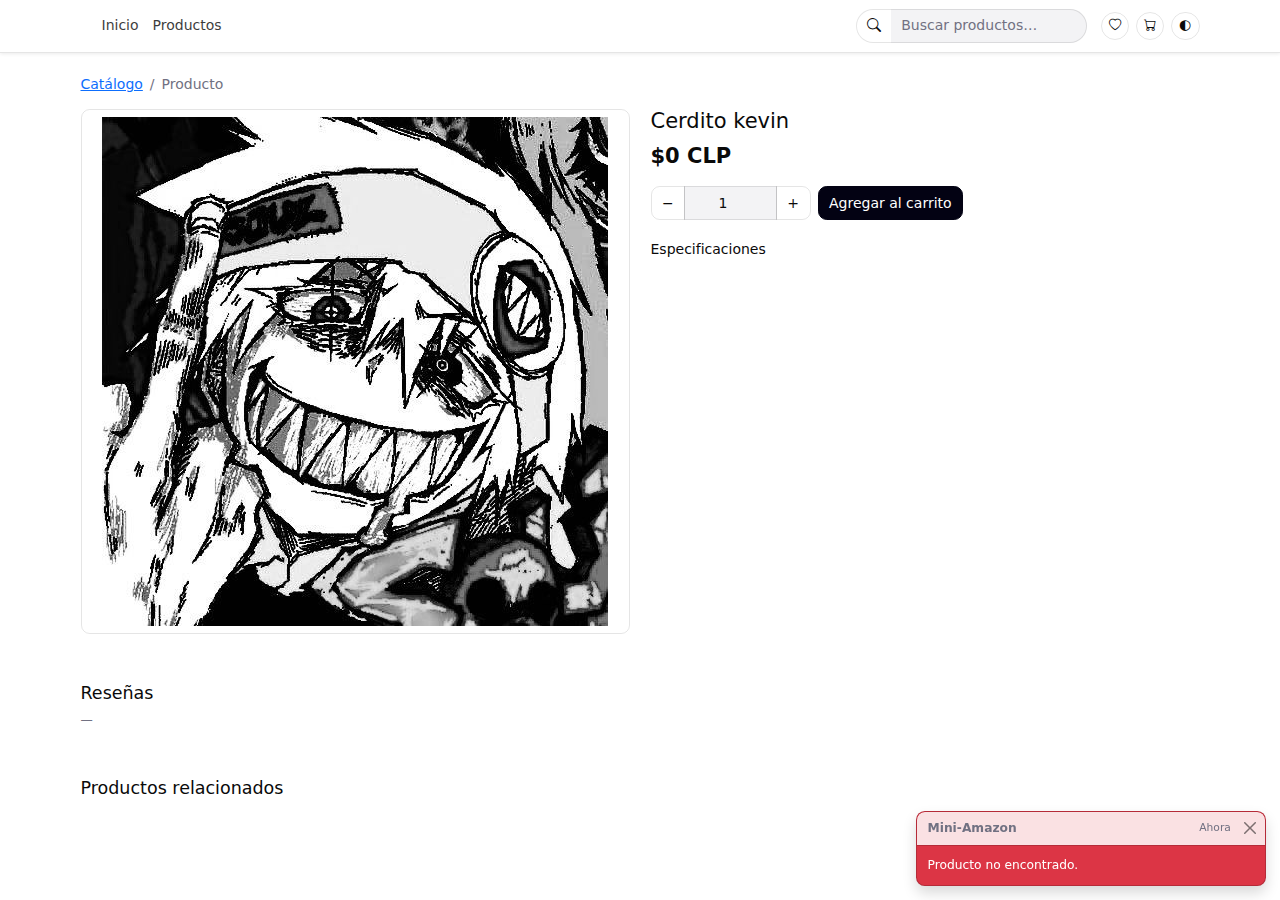
<file: producto.html>
<!doctype html>
<html lang="es">
<head>
  <meta charset="utf-8">
  <meta name="viewport" content="width=device-width, initial-scale=1">
  <title>Mini-Amazon | Producto</title>
  <link href="https://cdn.jsdelivr.net/npm/bootstrap@5.3.3/dist/css/bootstrap.min.css" rel="stylesheet">
  <link href="https://cdn.jsdelivr.net/npm/bootstrap-icons@1.11.3/font/bootstrap-icons.css" rel="stylesheet"> <!-- íconos -->
  <link href="css/styles.css" rel="stylesheet">
  <link href="https://fonts.googleapis.com/css2?family=Geist+Mono:wght@400;500;600;700&display=swap" rel="stylesheet">
</head>
<body>
  <header class="navbar navbar-expand-lg bg-body border-bottom shadow-sm sticky-top">
  <div class="container">
    <a class="navbar-brand fw-bold" href="index.html"><Mini-Amazon></Mini-Amazon></a>

    <button class="navbar-toggler" type="button" data-bs-toggle="collapse" data-bs-target="#mainNav">
      <span class="navbar-toggler-icon"></span>
    </button>

    <div class="collapse navbar-collapse" id="mainNav">
      <ul class="navbar-nav me-auto my-2 my-lg-0">
        <li class="nav-item"><a class="nav-link" href="index.html">Inicio</a></li>
        <li class="nav-item"><a class="nav-link" href="catalogo.html">Productos</a></li>
      </ul>

      <!-- Buscador global: redirige a catalogo.html -->
      <form class="d-none d-lg-flex me-lg-3" action="catalogo.html" method="get" role="search">
        <div class="input-group nav-search">
          <span class="input-group-text bg-transparent border-end-0"><i class="bi bi-search"></i></span>
          <input class="form-control border-start-0" type="search" name="q" id="navQ"
                 placeholder="Buscar productos…">
        </div>
      </form>

      <div class="d-flex align-items-center gap-2">
        <a class="btn btn-sm btn-outline-secondary" href="favoritos.html" title="Favoritos">
          <i class="bi bi-heart"></i>
        </a>
        <a class="btn btn-sm btn-outline-secondary" href="cart.html" title="Carrito">
          <i class="bi bi-cart"></i>
        </a>
        <button id="toggleTheme" class="btn btn-sm btn-outline-secondary" title="Tema claro/oscuro">🌓</button>
      </div>
    </div>
  </div>
</header>

  <main class="container py-4" id="productView">
    <nav aria-label="breadcrumb">
      <ol class="breadcrumb small">
        <li class="breadcrumb-item"><a href="catalogo.html">Catálogo</a></li>
        <li class="breadcrumb-item active" aria-current="page" id="bcName">Producto</li>
      </ol>
    </nav>

    <div class="row g-4">
      <!-- Galería -->
      <div class="col-12 col-md-6">
        <div class="border rounded p-2 text-center">
          <img id="mainImg" src="img/placeholder.png" onerror="this.onerror=null;this.src='img/placeholder.png';" class="img-fluid" alt="Producto">
        </div>
        <div id="thumbs" class="d-flex gap-2 mt-2 flex-wrap"></div>
      </div>

      <!-- Info principal -->
      <div class="col-12 col-md-6">
        <h1 class="h4" id="pName">Cerdito kevin</h1>
        <div class="text-muted mb-2" id="pBrand"></div>
        <div class="d-flex align-items-center gap-2 mb-2">
          <span class="fs-4 fw-bold" id="pPrice">$0 CLP</span>
          <span class="text-muted text-decoration-line-through" id="pListPrice"></span>
          <span class="badge text-bg-warning" id="pRating" hidden>★ 0.0</span>
        </div>
        <div class="mb-3">
          <span id="pStockBadge" class="badge"></span>
        </div>

        <p id="pShort" class="mb-3"></p>

        <!-- Cantidad + Agregar -->
        <div class="d-flex align-items-center gap-2">
          <div class="input-group" style="max-width: 160px;">
            <button class="btn btn-outline-secondary" type="button" id="qtyMinus">−</button>
            <input type="number" class="form-control text-center" id="qty" min="1" value="1">
            <button class="btn btn-outline-secondary" type="button" id="qtyPlus">+</button>
          </div>
          <button id="btnAdd" class="btn btn-primary">Agregar al carrito</button>
        </div>

        <!-- Especificaciones -->
        <div class="mt-4">
          <h2 class="h6">Especificaciones</h2>
          <table class="table table-sm" id="specsTable">
            <tbody></tbody>
          </table>
        </div>
      </div>
    </div>

    <!-- Reseñas -->
    <section class="mt-5">
        <h2 class="h5">Reseñas</h2>
        <div id="reviewsSummary" class="mb-2 text-muted small">—</div>
        <div id="reviews" class="list-group"></div>
    </section>

    <!-- Relacionados -->
    <section class="mt-5">
      <h2 class="h5">Productos relacionados</h2>
      <div id="related" class="row g-3"></div>
    </section>
  </main>

  <!-- Modal de confirmación -->
  <div class="modal fade" id="addedModal" tabindex="-1" aria-hidden="true">
    <div class="modal-dialog">
      <div class="modal-content">
        <div class="modal-header">
          <h5 class="modal-title">Producto agregado</h5>
          <button type="button" class="btn-close" data-bs-dismiss="modal" aria-label="Cerrar"></button>
        </div>
        <div class="modal-body">
          <p id="addedText">Se agregó al carrito.</p>
        </div>
        <div class="modal-footer">
          <button class="btn btn-outline-secondary" data-bs-dismiss="modal">Seguir comprando</button>
          <a class="btn btn-primary" href="cart.html">Ir al carrito</a>
        </div>
      </div>
    </div>
  </div>

  <!-- Toasts (compartido) -->
  <div class="position-fixed bottom-0 end-0 p-3" style="z-index: 1080">
    <div id="appToast" class="toast" role="alert" aria-live="assertive" aria-atomic="true">
      <div class="toast-header">
        <strong class="me-auto">Mini-Amazon</strong>
        <small class="text-muted">Ahora</small>
        <button type="button" class="btn-close" data-bs-dismiss="toast" aria-label="Cerrar"></button>
      </div>
      <div class="toast-body">Mensaje del sistema</div>
    </div>
  </div>

  <script src="https://cdn.jsdelivr.net/npm/bootstrap@5.3.3/dist/js/bootstrap.bundle.min.js"></script>
  <script>
    
  // tema claro/oscuro
  (function () {
    const root = document.documentElement;
    const saved = localStorage.getItem('theme');
    if (saved === 'dark') root.classList.add('dark');
    document.getElementById('toggleTheme')?.addEventListener('click', () => {
      root.classList.toggle('dark');
      localStorage.setItem('theme', root.classList.contains('dark') ? 'dark' : 'light');
    });
  })();

  // marcar link activo según la página
  (function () {
    const path = location.pathname.split('/').pop() || 'index.html';
    document.querySelectorAll('.navbar .nav-link').forEach(a => {
      const href = a.getAttribute('href');
      const isHome = (href === 'index.html' && (path === '' || path === 'index.html'));
      if (href === path || isHome) a.classList.add('active');
    });
  })();
  </script>
  <script type="module" src="js/producto.js"></script>
</body>
</html>
</file>
<file: css/styles.css>
/* ====== Tema base (Solo CSS variables) ====== */
:root{
  --font-size:14px;
  --background:#fff;
  --foreground: oklch(0.145 0 0);
  --card:#fff;
  --card-foreground: oklch(0.145 0 0);
  --popover:#fff;
  --popover-foreground: oklch(0.145 0 0);
  --primary:#030213;
  --primary-foreground:#ffffff;
  --secondary: oklch(0.95 0.0058 264.53);
  --secondary-foreground:#030213;
  --muted:#ececf0;
  --muted-foreground:#717182;
  --accent:#e9ebef;
  --accent-foreground:#030213;
  --destructive:#d4183d;
  --destructive-foreground:#ffffff;
  --border: rgba(0,0,0,.1);
  --input: transparent;
  --input-background:#f3f3f5;
  --switch-background:#cbced4;
  --ring: oklch(0.708 0 0);
  --radius:.625rem;

  /* Mapeo Bootstrap (lo esencial) */
  --bs-body-bg: var(--background);
  --bs-body-color: var(--foreground);
  --bs-border-color: var(--border);
  --bs-link-color: var(--primary);
  --bs-link-hover-color: var(--primary);
  --bs-border-radius: var(--radius);
  --bs-card-bg: var(--card);
  --bs-card-color: var(--card-foreground);
}

.dark{
  --background: oklch(0.145 0 0);
  --foreground: oklch(0.985 0 0);
  --card: oklch(0.145 0 0);
  --card-foreground: oklch(0.985 0 0);
  --popover: oklch(0.145 0 0);
  --popover-foreground: oklch(0.985 0 0);
  --primary: oklch(0.985 0 0);
  --primary-foreground: oklch(0.205 0 0);
  --secondary: oklch(0.269 0 0);
  --secondary-foreground: oklch(0.985 0 0);
  --muted: oklch(0.269 0 0);
  --muted-foreground: oklch(0.708 0 0);
  --accent: oklch(0.269 0 0);
  --accent-foreground: oklch(0.985 0 0);
  --destructive: oklch(0.396 0.141 25.723);
  --destructive-foreground: #fff;
  --border: oklch(0.269 0 0);
  --input: oklch(0.269 0 0);
  --ring: oklch(0.439 0 0);
}

html{ font-size:var(--font-size); }
body{
  background:var(--background);
  color:var(--foreground);
}

/* ====== Afinación Bootstrap para el look de las capturas ====== */
.card{
  border-radius:1rem;
  border-color:var(--border);
  background:var(--card);
  color:var(--card-foreground);
  box-shadow:0 2px 8px rgba(0,0,0,.04);
  transition:box-shadow .2s, transform .2s;
}
.card:hover{ box-shadow:0 10px 24px rgba(0,0,0,.08); transform:translateY(-2px); }

.btn-primary{
  background:var(--primary);
  border-color:var(--primary);
  color:var(--primary-foreground);
}
.btn-primary:hover{ filter:brightness(.95); }
.btn-outline-secondary{ border-color:var(--border); color:var(--foreground); }
.btn-outline-secondary:hover{ background:var(--accent); color:var(--accent-foreground); }

.form-control{
  background:var(--input-background);
  border-color:var(--border);
}
.form-select{
  background-color:var(--input-background);
  border-color:var(--border);
}
.form-control:focus, .form-select:focus, .btn:focus{
  box-shadow:0 0 0 .25rem color-mix(in oklab, var(--ring) 25%, transparent);
  border-color:var(--ring);
}

/* Barra de filtros fija (sticky) */
.filter-card{ position:sticky; top:1rem; }

/* Tarjeta de producto */
.price-old{ text-decoration:line-through; opacity:.6; margin-left:.5rem; }
.btn-heart{ position:absolute; top:.5rem; right:.5rem; z-index:2; }
.badge-discount{ position:absolute; top:.5rem; left:.5rem; }

/* Thumbs del Quick View */
.qv-thumb{
  width:56px; height:56px; object-fit:cover; cursor:pointer;
  border-radius:.5rem; border:1px solid var(--border);
}

/* Toast */
.toast{ background:var(--card); color:var(--card-foreground); }

/* Encabezados base (tipografía suave) */
h1,h2,h3,h4{ font-weight:500; line-height:1.5; }
h1{ font-size:clamp(1.25rem,2vw,1.5rem); }
h2{ font-size:clamp(1.125rem,1.8vw,1.25rem); }
h3{ font-size:1rem; }

/* Navbar look */
.navbar { --bs-navbar-padding-y: .6rem; background: var(--background); }
.navbar .nav-link { color: var(--foreground); opacity: .8; }
.navbar .nav-link.active, .navbar .nav-link:hover { opacity: 1; font-weight: 600; }
.navbar .btn { border-radius: 999px; }

/* Buscador píldora */
.nav-search .input-group-text { border-radius: 999px 0 0 999px; border-right: 0; }
.nav-search .form-control {
  border-radius: 0 999px 999px 0; background: var(--input-background); border-left: 0;
}

/* Tipografías */
:root{
  --font-display: "Geist Mono", ui-monospace, SFMono-Regular, Menlo, Consolas, "Liberation Mono", monospace;
  --font-body: system-ui, -apple-system, Segoe UI, Roboto, "Helvetica Neue", Arial, "Noto Sans", "Liberation Sans", sans-serif;
}
body{ font-family: var(--font-body); }
.display-mono{ font-family: var(--font-display); }

/* Hero (igual al diseño) */
.hero-wrap{
  background:
    linear-gradient(135deg, color-mix(in oklab, var(--accent) 32%, transparent) 0%, transparent 60%),
    radial-gradient(1200px 600px at -20% -10%, color-mix(in oklab, var(--accent) 35%, transparent), transparent 70%);
  border-radius: 1.25rem;
}
.hero-title{
  font-size: clamp(2.2rem, 6vw, 5rem);
  line-height: 1.05;
  letter-spacing: -0.02em;
}
.hero-lead{ max-width: 58ch; opacity: .85; }

.hero-fig{ position: relative; }
.hero-plate{
  position: absolute; inset: 0; transform: translate(18px,18px);
  background: color-mix(in oklab, var(--muted) 70%, transparent);
  border-radius: 1.25rem; filter: blur(.3px);
}
.hero-card{
  position: relative; z-index: 1;
  background: var(--card); border-radius: 1.25rem; padding: 1.1rem;
  box-shadow: 0 12px 40px rgba(0,0,0,.12);
}
.hero-badge{
  position: absolute; right: .75rem; bottom: .75rem;
  background: var(--primary); color: var(--primary-foreground);
  border-radius: 999px; padding: .35rem .8rem; font-size: .8rem;
}

/* Feature cards */
.feature-card{ border-radius: 1rem; box-shadow: 0 2px 8px rgba(0,0,0,.05); }
.feature-ico{
  width: 54px; height:54px; display:grid; place-items:center;
  border-radius:999px; background: var(--input-background); color: var(--foreground);
}

/* Sección destacados (usa tus cards Bootstrap) */
.section-title{ font-weight:600; }
.section-sub{ opacity:.75; max-width:68ch; margin-inline:auto; }

/* === Rail de acciones en la card (derecha) === */
.product-card { position: relative; }
.product-card .action-rail{
  position:absolute; right:.5rem; top:.5rem;
  display:flex; flex-direction:column; gap:.5rem;
  opacity:0; transform: translateX(8px);
  transition: opacity .18s, transform .18s;
  z-index: 3;
}
.product-card:hover .action-rail{ opacity:1; transform:none; }
.product-card .action-rail .btn{ padding:.35rem .5rem; border-radius:.75rem; }

/* En mobile el rail baja y siempre se ve */
@media (max-width:576px){
  .product-card .action-rail{
    position: static; flex-direction: row; opacity:1; transform:none; margin:.5rem 0 0;
  }
}

/* Pulido dark mode */
.dark .btn-light{ background: var(--secondary); color: var(--secondary-foreground); border-color: var(--border); }
.dark .btn-outline-secondary:hover{ background: var(--accent); color: var(--accent-foreground); }
.dark .card{ box-shadow: 0 2px 14px rgba(0,0,0,.5); }

.navbar.bg-body{ background: var(--background) !important; }

/* ========================
   Fix de legibilidad DARK
   ======================== */

/* Mapea colores Bootstrap a tus tokens */
:root{
  --bs-body-bg: var(--background);
  --bs-body-color: var(--foreground);
  --bs-heading-color: var(--foreground);
  --bs-border-color: var(--border);
  --bs-secondary-color: var(--muted-foreground);     /* text-muted */
  --bs-tertiary-color: color-mix(in oklab, var(--foreground) 60%, transparent);
}

/* En oscuro, subimos contraste de los “muted” y bordes */
.dark{
  --bs-body-bg: var(--background);
  --bs-body-color: var(--foreground);
  --bs-heading-color: var(--foreground);
  --bs-border-color: color-mix(in oklab, #fff 12%, transparent);
  --bs-secondary-color: color-mix(in oklab, var(--foreground) 75%, transparent);
  --bs-tertiary-color: color-mix(in oklab, var(--foreground) 55%, transparent);
}

/* Navbar realmente oscuro/legible */
.navbar.bg-body{ background: var(--background) !important; }
.dark .navbar .nav-link{ color: var(--foreground) !important; opacity:.9; }
.dark .navbar .nav-link:hover{ opacity:1; }

/* Cards: texto y “muted” visibles */
.dark .card{ background: var(--card); color: var(--card-foreground); box-shadow:0 2px 14px rgba(0,0,0,.5); }
.dark .card .small,
.dark .card .text-muted{ color: var(--bs-secondary-color) !important; }
.dark .price-old{ color: var(--bs-secondary-color); }

/* Botones outline y light sobre fondo oscuro */
.dark .btn-outline-secondary{ color: var(--foreground); border-color: var(--bs-border-color); }
.dark .btn-outline-secondary:hover{ background: var(--accent); color: var(--accent-foreground); }
.dark .btn-light{ background: var(--secondary); color: var(--secondary-foreground); border-color: var(--bs-border-color); }

/* Rail lateral: que no se “pierda” en oscuro */
.product-card .action-rail .btn{ border-color: var(--bs-border-color); }

/* Badges sutiles (descuento) en oscuro */
.dark .badge-discount{ 
  background: color-mix(in oklab, #dc3545 18%, transparent); 
  color: color-mix(in oklab, #ffd6db 85%, #fff 15%); 
  border: 1px solid color-mix(in oklab, #dc3545 30%, transparent);
}

/* Inputs/Selects y placeholder */
.dark .form-control,
.dark .form-select{
  background: color-mix(in oklab, var(--background) 85%, #000 0%);
  color: var(--foreground);
  border-color: var(--bs-border-color);
}
.dark .form-control::placeholder{ color: var(--bs-secondary-color); }

/* Toasts */
.dark .toast{ background: var(--card); color: var(--card-foreground); }

/* Iconos del header (favorito/carrito) legibles */
.dark .btn-outline-secondary i{ color: var(--foreground); }

/* Navbar brand legible en claro/oscuro */
.navbar .navbar-brand{ color: var(--foreground) !important; }
.navbar .navbar-brand:hover{ opacity:.9; }

/* Carrito */
.cart-box{ border-radius: 1rem; }
.cart-summary{ position: sticky; top: 1rem; }
.cart-summary .card{ border-radius: 1rem; }
.cart-row img{ width:54px;height:54px;object-fit:cover;border-radius:.5rem; }

.pay-grid{ display:flex; gap:.5rem; flex-wrap:wrap; }
.pay-btn{
  border:1px solid var(--bs-border-color); border-radius:.5rem; padding:.6rem 1rem;
  font-weight:600; background:#fff;
}
.dark .pay-btn{ background: var(--card); color: var(--card-foreground); }
.pay-paypal{ background:#ffb300; border-color:#f3ba00; }
.pay-bancoestado{ background:#ff5f00; color:#fff; border-color:#ff5f00;}
.pay-amazon{ background:#a7a7a7; border-color:#838383; }
.pay-gpay  { background:#000; color:#fff; border-color:#ffffff; }

/* Carrito (tabla) legible en oscuro */
.dark .card{ background: var(--card); color: var(--card-foreground); }
.dark .table{ color: var(--foreground); }
.dark .table th, .dark .table td{ border-color: var(--bs-border-color); }
.dark .text-muted{ color: var(--bs-secondary-color) !important; }

/* Navbar: marca e íconos visibles en oscuro */
.navbar .navbar-brand{ color: var(--foreground) !important; }
.dark .navbar .bi,
.dark .navbar .btn-outline-secondary i{ color: var(--foreground) !important; }
.dark .navbar .btn-outline-secondary{ border-color: var(--bs-border-color) !important; }

/* Botón BancoEstado (si aún no lo agregaste) */
.pay-bancoestado{
  background:#ff5f00; color:#fff; border-color:#ff5f00;
}

/* === DARK: Cart legible === */
.dark #cartWrap .table,
.dark #cartWrap .table *{
  color: var(--foreground) !important;
}

.dark #cartWrap .text-muted,
.dark .cart-summary .text-muted,
.dark #cartWrap .small,
.dark .cart-summary .small{
  color: color-mix(in srgb, var(--foreground) 75%, transparent) !important;
}

.dark .card,
.dark .cart-summary .card{
  background: var(--card) !important;
  color: var(--card-foreground) !important;
  border-color: color-mix(in srgb, #fff 14%, transparent) !important;
  box-shadow: 0 2px 14px rgba(0,0,0,.45);
}

.dark #cartWrap .table th,
.dark #cartWrap .table td{
  border-color: color-mix(in srgb, #fff 14%, transparent) !important;
}

.dark hr{ border-color: color-mix(in srgb, #fff 16%, transparent) !important; }

.dark .btn-dark{
  background: var(--primary) !important;
  color: var(--primary-foreground) !important;
  border-color: var(--primary) !important;
}

/* === DARK: variables Bootstrap para textos secundarios === */
.dark{
  --bs-body-color: var(--foreground);
  --bs-secondary-color: color-mix(in srgb, var(--foreground) 75%, transparent);
  --bs-border-color: color-mix(in srgb, #fff 14%, transparent);
}
.dark .text-body-secondary,
.dark .text-muted{ color: var(--bs-secondary-color) !important; }

/* === DARK: Navbar (marca + íconos visibles) === */
.navbar .navbar-brand{ color: var(--foreground) !important; }
.dark .navbar .bi,
.dark .navbar .btn-outline-secondary i{ color: var(--foreground) !important; }
.dark .navbar .btn-outline-secondary{ border-color: var(--bs-border-color) !important; }

/* Títulos con Geist Mono */
.display-mono, .section-title, .hero-title {
  font-family: 'Geist Mono', ui-monospace, SFMono-Regular, Menlo, Monaco, Consolas, "Liberation Mono", monospace;
}

/* Cards de beneficios: círculo con icono */
.feature-icon{
  width:72px; height:72px; border-radius:50%;
  display:grid; place-items:center;
  background: var(--accent); color: var(--primary);
  border: 1px solid var(--bs-border-color);
}
.feature-icon .bi{ font-size:28px; color: currentColor; }

/* En modo oscuro, círculo claro + icono oscuro para contraste */
.dark .feature-card{ background: var(--card); color: var(--card-foreground); }
.dark .feature-icon{ background:#fff !important; color:#030213 !important; }
.dark .feature-card .text-body-secondary{ color: var(--bs-secondary-color) !important; }

/* Navbar íconos y marca visibles en oscuro */
.navbar .navbar-brand{ color: var(--foreground) !important; }
.dark .navbar .bi,
.dark .navbar .btn-outline-secondary i{ color: var(--foreground) !important; }
.dark .navbar .btn-outline-secondary{ border-color: var(--bs-border-color) !important; }

/* ===== Filtros (Accordion) — look suave y sin fondo azul ===== */
.filters-acc .accordion-item{
  border: 1px solid var(--bs-border-color);
  border-radius: .75rem;
  background: var(--card);
  overflow: hidden;
  margin-bottom: .75rem;
}
.filters-acc .accordion-button{
  background: transparent;
  color: var(--foreground);
  border-radius: .75rem;
  padding: .75rem 1rem;
  transition: background .2s ease, color .2s ease, box-shadow .2s ease;
}
.filters-acc .accordion-button:hover{
  background: color-mix(in srgb, var(--accent) 60%, transparent);
}
.filters-acc .accordion-button:not(.collapsed){
  background: transparent !important;
  color: var(--foreground);
  box-shadow: none;
}
.filters-acc .accordion-button:focus{ outline: 0; box-shadow: none; }
.filters-acc .accordion-button::after{ transition: transform .2s ease; }
.dark .filters-acc .accordion-button::after{ filter: invert(1) opacity(.75); }
.filters-acc .accordion-body{ padding: .5rem .75rem .75rem; }
.filters-acc .form-check-input:checked{ background-color: var(--primary); border-color: var(--primary); }
.dark .filters-acc .form-check-input{ background-color: transparent; border-color: var(--bs-border-color); }

/* Acciones flotantes en la tarjeta (favorito / quick view / agregar) */
.product-card .card-actions{
  position:absolute; top:.5rem; right:.5rem;
  display:flex; flex-direction:column; gap:.5rem;
  z-index: 3;
}

.product-card .card-action{
  width:36px; height:36px; display:grid; place-items:center;
  border-radius:50%;
  background: rgba(255,255,255,.92);
  color:#111;
  border: 1px solid var(--bs-border-color);
  box-shadow: 0 6px 16px rgba(0,0,0,.25);
  transition: transform .15s ease, background .2s ease, color .2s ease;
}
.product-card .card-action .bi{ font-size:1rem; }

.product-card .card-action:hover{
  transform: translateY(-1px) scale(1.05);
  background: color-mix(in srgb, var(--accent) 70%, #fff);
}

/* Modo oscuro: que sigan siendo visibles */
.dark .product-card .card-action{
  background: #fff; color:#030213;
  border-color: color-mix(in srgb, #000 12%, transparent);
}

/* Si marcas favorito con heart-fill, que se note el chip */
.product-card .card-action.fav-active{
  background: #ffe5ea; color:#d4183d;
  border-color:#f4b7c2;
}

/* === Chips flotantes más pequeños y sutiles === */
.product-card .card-actions{
  top:.4rem; right:.4rem;
  gap:.4rem;
  transition: opacity .15s ease;
}

/* tamaño ↓ y fondo más translúcido para que se vea la imagen */
.product-card .card-action{
  width:26px; height:27px;
  border-radius:999px;
  display:grid; place-items:center;
  background: rgba(255,255,255,.72); /* <— menos opaco */
  color:#111;
  border:1px solid rgba(0,0,0,.08);
  box-shadow: 0 4px 10px rgba(0,0,0,.18);
  backdrop-filter: saturate(1.2) blur(2px);
  opacity:.88;
  transition: transform .15s ease, background .2s ease, color .2s ease, opacity .15s ease;
}

.product-card .card-action .bi{
  font-size:.85rem; line-height:1;
}

/* hover/focus: un poco más visibles */
.product-card .card-action:hover,
.product-card .card-action:focus-visible{
  opacity:1;
  transform: translateY(-1px) scale(1.03);
}

/* dark mode: siguen claros pero discretos */
.dark .product-card .card-action{
  background: rgba(255,255,255,.78);
  color:#030213;
  border-color: rgba(0,0,0,.14);
}

/* favorito activo (ligero tinte rosado) */
.product-card .card-action.fav-active{
  background: color-mix(in srgb, #d4183d 12%, rgba(255,255,255,.75));
  color:#d4183d;
  border-color: color-mix(in srgb, #d4183d 25%, rgba(0,0,0,.12));
}

/* OPCIONAL: bajar aún más la presencia hasta hover */
/*
.product-card .card-actions{ opacity:.75; }
.product-card:hover .card-actions{ opacity:1; }
*/

/* Pago: mismas tarjetas visuales que envío */
#payGroup .form-check{
  background: var(--card);
  border-color: var(--bs-border-color);
}
#payGroup .form-check-input{
  margin-top:.2rem;
}
#payGroup .border.rounded.p-3{
  background: var(--card);
  border-color: var(--bs-border-color);
}

/* ===== Especificaciones del producto (legible en modo oscuro y claro) ===== */
#productView #specsTable {
  --bs-table-bg: transparent;
  --bs-table-border-color: rgba(0, 0, 0, .08);
  border-radius: var(--radius-md);
  overflow: hidden;
}

#productView #specsTable th {
  width: 38%;
  font-weight: 500;
  color: var(--muted-foreground);
  background: transparent;
}

#productView #specsTable td {
  color: var(--foreground);
  background: transparent;
}

/* Bordes y colores en modo oscuro */
.dark #productView #specsTable {
  --bs-table-border-color: rgba(255, 255, 255, .12);
}

.dark #productView #specsTable th {
  color: oklch(0.708 0 0);          /* usa var de "muted-foreground" en oscuro */
}

.dark #productView #specsTable td {
  color: var(--foreground);
}

/* Rayado sutil opcional para filas (mejora legibilidad) */
#productView #specsTable tbody tr:nth-child(odd) td,
#productView #specsTable tbody tr:nth-child(odd) th {
  background: rgba(0,0,0,.02);
}
.dark #productView #specsTable tbody tr:nth-child(odd) td,
.dark #productView #specsTable tbody tr:nth-child(odd) th {
  background: rgba(255,255,255,.03);
}
</file>
